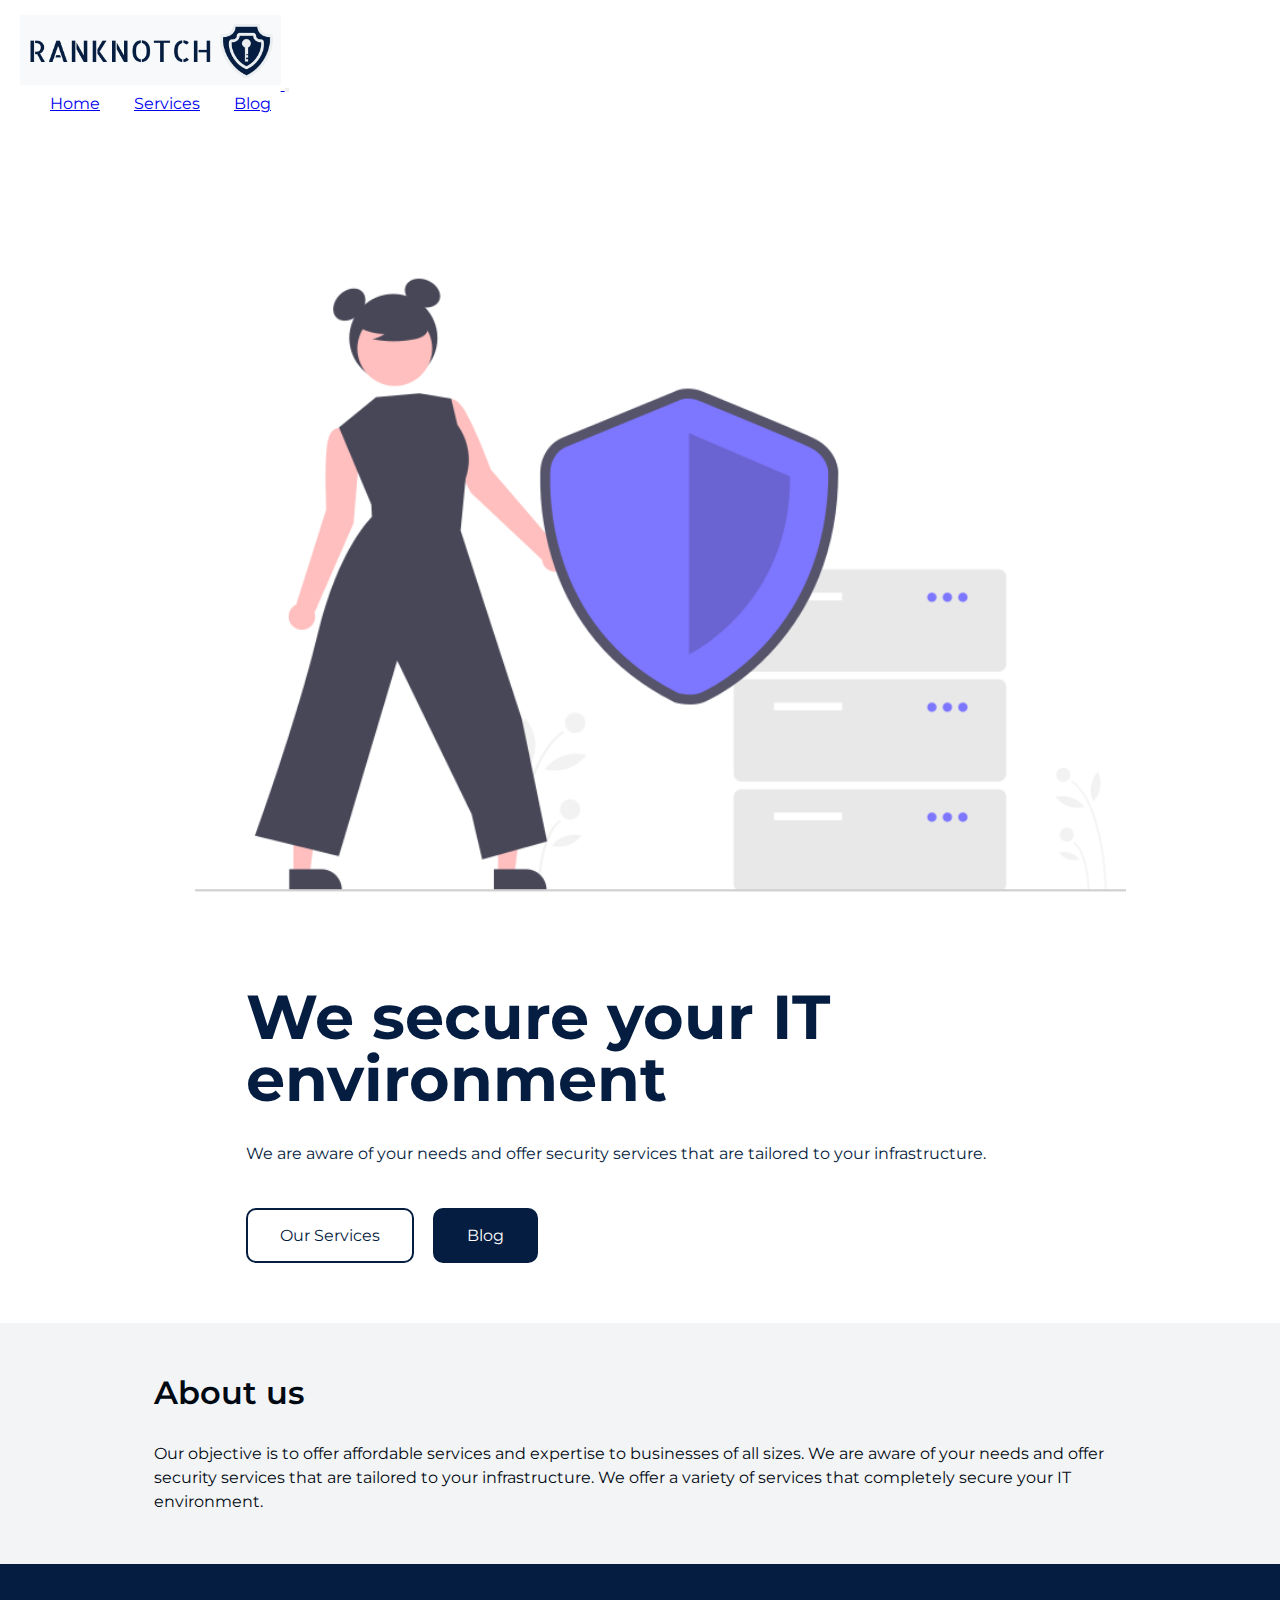
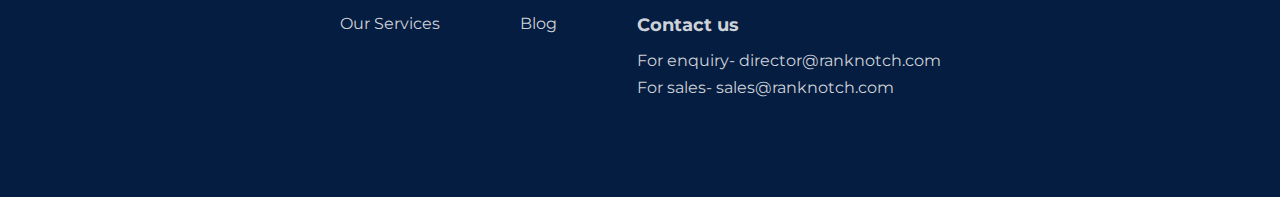
<file: index.html>
<!DOCTYPE html>
<html lang="en">
  <head>
    <meta charset="UTF-8" />
    <meta http-equiv="X-UA-Compatible" content="IE=edge" />
    <meta name="viewport" content="width=device-width, initial-scale=1.0" />
    <title>Ranknotch</title>

    <!-- BOOTSTRAP CSS -->
    <link
      href="https://cdn.jsdelivr.net/npm/bootstrap@5.2.3/dist/css/bootstrap.min.css"
      rel="stylesheet"
      integrity="sha384-rbsA2VBKQhggwzxH7pPCaAqO46MgnOM80zW1RWuH61DGLwZJEdK2Kadq2F9CUG65"
      crossorigin="anonymous"
    />

    <!-- CSS -->
    <link rel="stylesheet" href="styles.css" />

    <!-- GOOGLE FONTS -->
    <link
      href="https://fonts.googleapis.com/css2?family=Lato&family=Montserrat:wght@400;500;600;700&family=Open+Sans&family=Roboto&family=Rubik:wght@400;500;600;700&family=Work+Sans&display=swap"
      rel="stylesheet"
    />
  </head>
  <body>
    <!-- NAVBAR -->
    <nav class="navbar navbar-expand-md navbar-light bg-light sticky-top">
      <div class="container-fluid">
        <a class="navbar-brand" href="#">
          <img class="logo" src="img/logo-light.png" alt="" />
        </a>
        <button
          class="navbar-toggler"
          type="button"
          data-bs-toggle="collapse"
          data-bs-target="#ranknotch-navbar"
          aria-controls="ranknotch-navbar"
          aria-expanded="false"
          aria-label="Toggle navigation"
        >
          <span class="navbar-toggler-icon"></span>
        </button>
        <div class="collapse navbar-collapse" id="ranknotch-navbar">
          <div class="navbar-nav ms-auto">
            <a class="nav-link active" aria-current="page" href="#">Home</a>
            <a class="nav-link" href="services.html">Services</a>
            <a class="nav-link" href="blog.html">Blog</a>
          </div>
        </div>
      </div>
    </nav>

    <!-- HERO SECTION -->
    <div class="hero row">
      <div class="col-md-6">
        <img class="hero-img" src="img/hero-img.png" alt="" />
      </div>
      <div class="hero-text col-md-6">
        <h1 class="tag-line">We secure your IT environment</h1>
        <p class="hero-desc">
          We are aware of your needs and offer security services that are
          tailored to your infrastructure.
        </p>
        <a class="cta-button services-btn" href="services.html">Our Services</a>
        <a class="cta-button contact-btn" href="blog.html">Blog</a>
      </div>
    </div>

    <!-- ABOUT US -->
    <div class="about">
      <div>
        <h2 class="about-heading">About us</h2>
        <p class="about-desc">
          Our objective is to offer affordable services and expertise to
          businesses of all sizes. We are aware of your needs and offer security
          services that are tailored to your infrastructure. We offer a variety
          of services that completely secure your IT environment.
        </p>
      </div>
    </div>

    <!-- FOOTER SECTION -->
    <footer>
      <a class="footer-link" href="services.html">Our Services</a>
      <a class="footer-link" href="blog.html">Blog</a>
      <div>
        <p class="contact" href="">Contact us</p>
        <div class="contact-details">
          <a class="footer-link" href="mailto:director@ranknotch.com"
            >For enquiry- director@ranknotch.com</a
          ><a class="footer-link" href="mailto:sales@ranknotch.com"
            >For sales- sales@ranknotch.com</a
          >
        </div>
      </div>
    </footer>

    <!-- BOOTSTRAP JS -->
    <script
      src="https://cdn.jsdelivr.net/npm/bootstrap@5.2.3/dist/js/bootstrap.bundle.min.js"
      integrity="sha384-kenU1KFdBIe4zVF0s0G1M5b4hcpxyD9F7jL+jjXkk+Q2h455rYXK/7HAuoJl+0I4"
      crossorigin="anonymous"
    ></script>

    <!-- JQUERY -->
    <script src="https://ajax.googleapis.com/ajax/libs/jquery/3.6.1/jquery.min.js"></script>

    <!-- JS -->
    <script src="index.js"></script>
  </body>
</html>
</file>
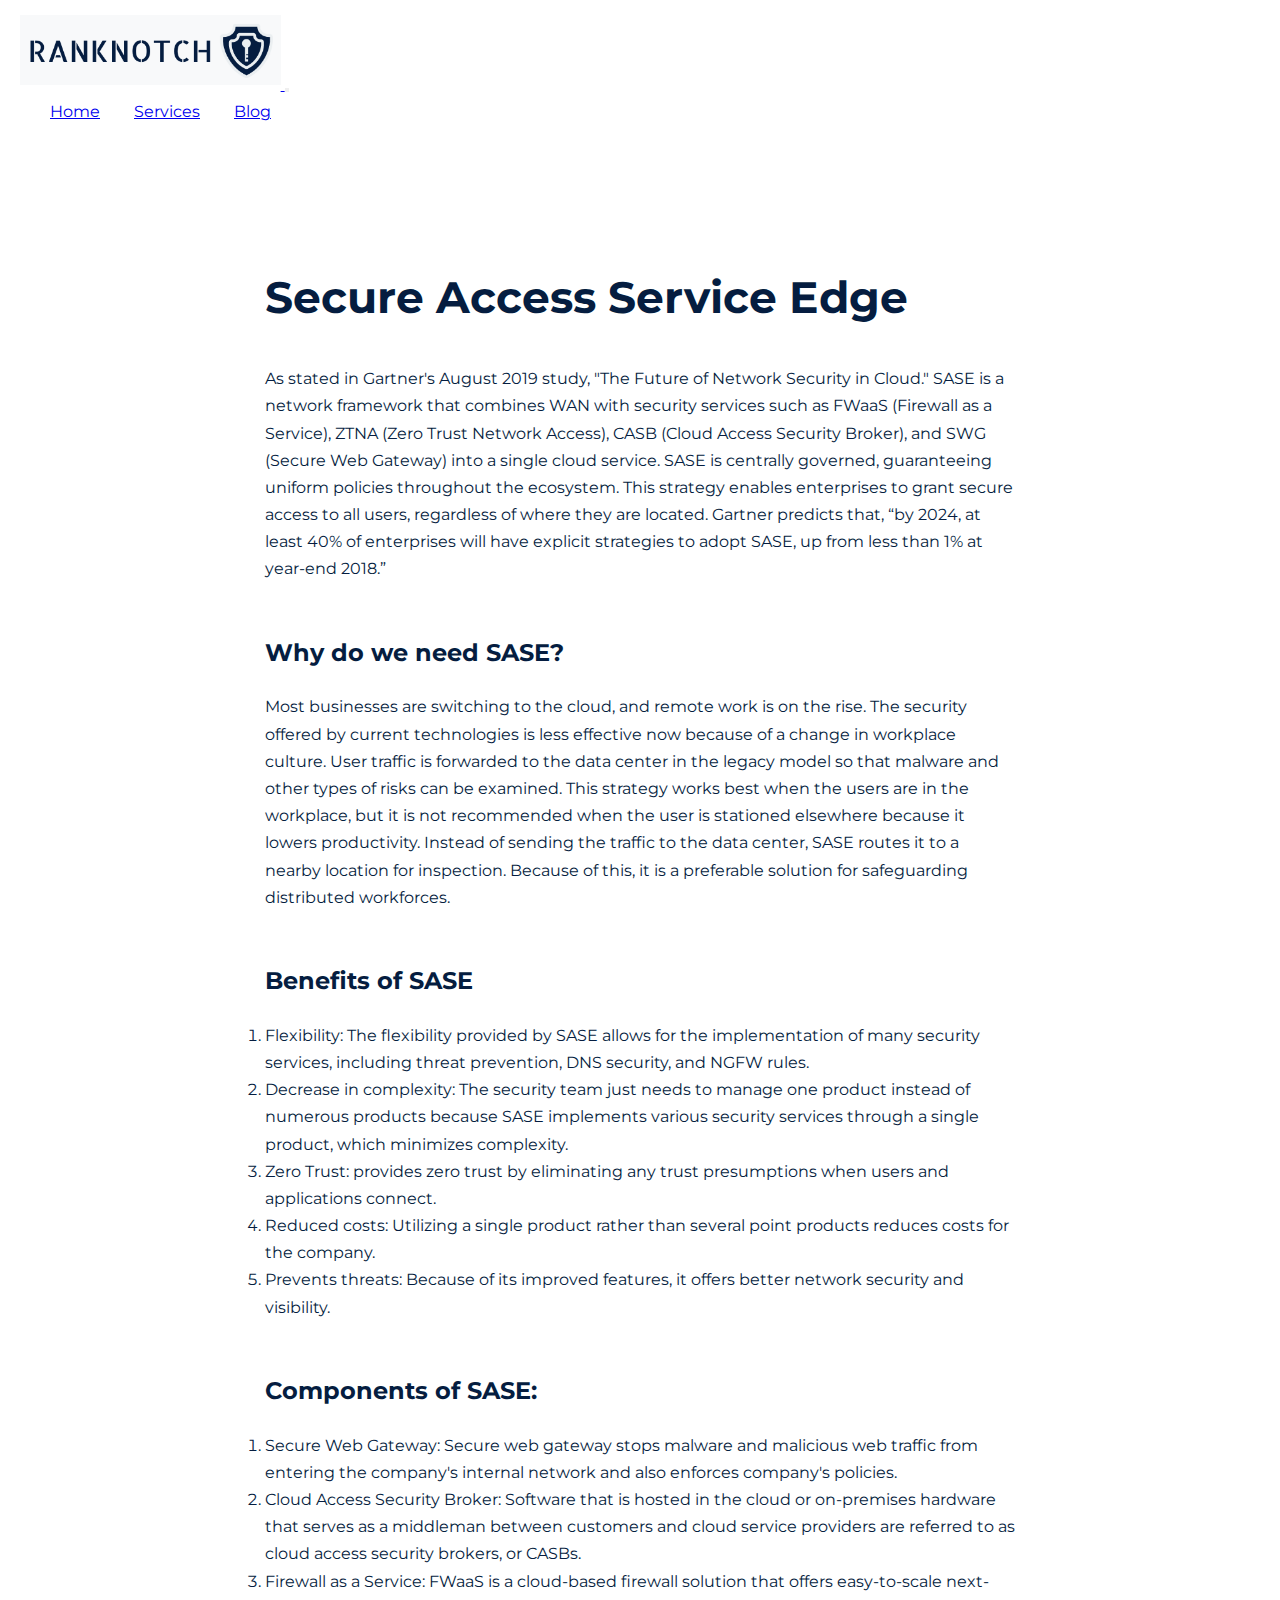
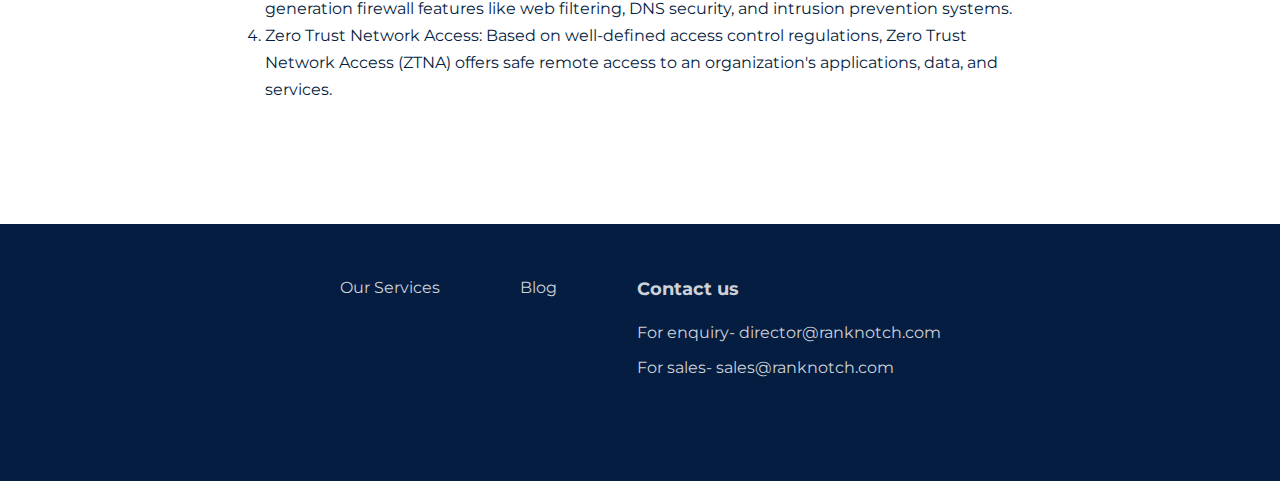
<file: blog-casb.html>
<!DOCTYPE html>
<html lang="en">
  <head>
    <meta charset="UTF-8" />
    <meta http-equiv="X-UA-Compatible" content="IE=edge" />
    <meta name="viewport" content="width=device-width, initial-scale=1.0" />
    <title>SASE</title>
    <!-- BOOTSTRAP CSS -->
    <link
      href="https://cdn.jsdelivr.net/npm/bootstrap@5.2.3/dist/css/bootstrap.min.css"
      rel="stylesheet"
      integrity="sha384-rbsA2VBKQhggwzxH7pPCaAqO46MgnOM80zW1RWuH61DGLwZJEdK2Kadq2F9CUG65"
      crossorigin="anonymous"
    />

    <!-- GOOGLE FONTS -->
    <link
      href="https://fonts.googleapis.com/css2?family=Lato&family=Montserrat:wght@400;500;600;700&family=Open+Sans&family=Roboto&family=Rubik:wght@400;500;600;700&family=Work+Sans&display=swap"
      rel="stylesheet"
    />

    <style>
      /* GENERAL STYLES */

      * {
        margin: 0;
        padding: 0;
        box-sizing: border-box;
      }

      body {
        font-family: "Montserrat", sans-serif;
        color: #051d40;
        line-height: 1.7;
      }

      /* NAVBAR */

      .navbar {
        /* background-color: #051d40 !important; */
        padding: 15px 20px;
      }

      .logo {
        height: 70px;
        margin-bottom: 5px;
      }

      .nav-link {
        margin-left: 30px;
      }

      .nav-link:hover {
        transform: scale(1.1);
      }

      /* CONTENT */

      
      .article{
        margin: 120px 30px;
      }

      .content{
        max-width: 750px;
        margin: 0 auto;
      }

      h1{
        font-weight: 700;
        margin-bottom: 30px;
        font-size: 44px;
      }

      h2{
        margin-top: 50px;
      }
      
      p,ul,ol{
        margin-top: 20px;
      }

      /* FOOTER SECTION */

      footer {
        padding: 50px 150px 100px 150px;
        background-color: #051d40;

        display: flex;
        align-items: flex-start;
        justify-content: center;
        gap: 80px;
      }

      .contact {
        margin-top: 0;
        font-weight: 700;
        font-size: 18px;
      }

      .contact,
      .footer-link:link,
      .footer-link:visited {
        text-decoration: none;
        color: #cdd2d9;
      }

      .footer-link:hover,
      .footer-link:active {
        color: #fff;
      }

      .contact-details {
        display: flex;
        flex-direction: column;
        gap: 8px;

        margin-top: 15px;
      }

      .contact-details a {
        color: #fff;
        text-decoration: none;
      }

      @media only screen and (max-width: 600px) {
        .service-img {
          width: 60%;
        }

        .logo {
          height: 50px;
        }

        footer {
          padding: 50px 30px;

          display: flex;
          flex-direction: column;
          align-items: flex-start;
          justify-content: center;
          gap: 50px;
        }
      }
    </style>
  </head>
  <body>
    <!-- NAVBAR -->
    <nav class="navbar navbar-expand-md navbar-light bg-light sticky-top">
      <div class="container-fluid">
        <a class="navbar-brand" href="index.html">
          <img class="logo" src="img/logo-light.png" alt="" />
        </a>
        <button
          class="navbar-toggler"
          type="button"
          data-bs-toggle="collapse"
          data-bs-target="#ranknotch-navbar"
          aria-controls="ranknotch-navbar"
          aria-expanded="false"
          aria-label="Toggle navigation"
        >
          <span class="navbar-toggler-icon"></span>
        </button>
        <div class="collapse navbar-collapse" id="ranknotch-navbar">
          <div class="navbar-nav ms-auto">
            <a class="nav-link"  href="index.html">Home</a>
            <a class="nav-link" href="services.html">Services</a>
            <a class="nav-link active" aria-current="page"" href="blog.html">Blog</a>
          </div>
        </div>
      </div>
    </nav>
    <div class="article">
      <div class="content">
      <h1>Secure Access Service Edge</h1>
      <p>As stated in Gartner's August 2019 study, "The Future of Network Security in Cloud." SASE is a network framework that combines WAN with security services such as FWaaS (Firewall as a Service), ZTNA (Zero Trust Network Access), CASB (Cloud Access Security Broker), and SWG (Secure Web Gateway) into a single cloud service. SASE is centrally governed, guaranteeing uniform policies throughout the ecosystem. This strategy enables enterprises to grant secure access to all users, regardless of where they are located. Gartner predicts that, “by 2024, at least 40% of enterprises will have explicit strategies to adopt SASE, up from less than 1% at year-end 2018.”</p>
      <h2>Why do we need SASE?</h2>
          <p>Most businesses are switching to the cloud, and remote work is on the rise. The security offered by current technologies is less effective now because of a change in workplace culture. User traffic is forwarded to the data center in the legacy model so that malware and other types of risks can be examined. This strategy works best when the users are in the workplace, but it is not recommended when the user is stationed elsewhere because it lowers productivity. Instead of sending the traffic to the data center, SASE routes it to a nearby location for inspection. Because of this, it is a preferable solution for safeguarding distributed workforces.</p>
            
            
            
            <h2>Benefits of SASE</h2>
              <ol>
                <li>Flexibility: The flexibility provided by SASE allows for the implementation of many security services, including threat prevention, DNS security, and NGFW rules.</li>
                <li>Decrease in complexity: The security team just needs to manage one product instead of numerous products because SASE implements various security services through a single product, which minimizes complexity.</li>
                <li>Zero Trust: provides zero trust by eliminating any trust presumptions when users and applications connect.</li>
                <li>Reduced costs: Utilizing a single product rather than several point products reduces costs for the company.</li>
                <li>Prevents threats: Because of its improved features, it offers better network security and visibility.</li>
              </ol>
              
         <h2>Components of SASE:</h2>   
         <ol>
          <li>Secure Web Gateway: Secure web gateway stops malware and malicious web traffic from entering the company's internal network and also enforces company's policies.</li>
            <li>Cloud Access Security Broker: Software that is hosted in the cloud or on-premises hardware that serves as a middleman between customers and cloud service providers are referred to as cloud access security brokers, or CASBs.</li>
              <li>Firewall as a Service: FWaaS is a cloud-based firewall solution that offers easy-to-scale next-generation firewall features like web filtering, DNS security, and intrusion prevention systems.</li>
         <li>Zero Trust Network Access: Based on well-defined access control regulations, Zero Trust Network Access (ZTNA) offers safe remote access to an organization's applications, data, and services.</li>
            </ol>
       
        </div>
      </div>

    <!-- FOOTER SECTION -->
    <footer>
      <a class="footer-link" href="services.html">Our Services</a>
      <a class="footer-link" href="blog.html">Blog</a>
      <div>
        <p class="contact" href="">Contact us</p>
        <div class="contact-details">
          <a class="footer-link" href="mailto:director@ranknotch.com"
            >For enquiry- director@ranknotch.com</a
          ><a class="footer-link" href="mailto:sales@ranknotch.com"
            >For sales- sales@ranknotch.com</a
          >
        </div>
      </div>
    </footer>

    <!-- BOOTSTRAP JS -->
    <script
      src="https://cdn.jsdelivr.net/npm/bootstrap@5.2.3/dist/js/bootstrap.bundle.min.js"
      integrity="sha384-kenU1KFdBIe4zVF0s0G1M5b4hcpxyD9F7jL+jjXkk+Q2h455rYXK/7HAuoJl+0I4"
      crossorigin="anonymous"
    ></script>

    <!-- JQUERY -->
    <script src="https://ajax.googleapis.com/ajax/libs/jquery/3.6.1/jquery.min.js"></script>
  </body>
</html>
</file>
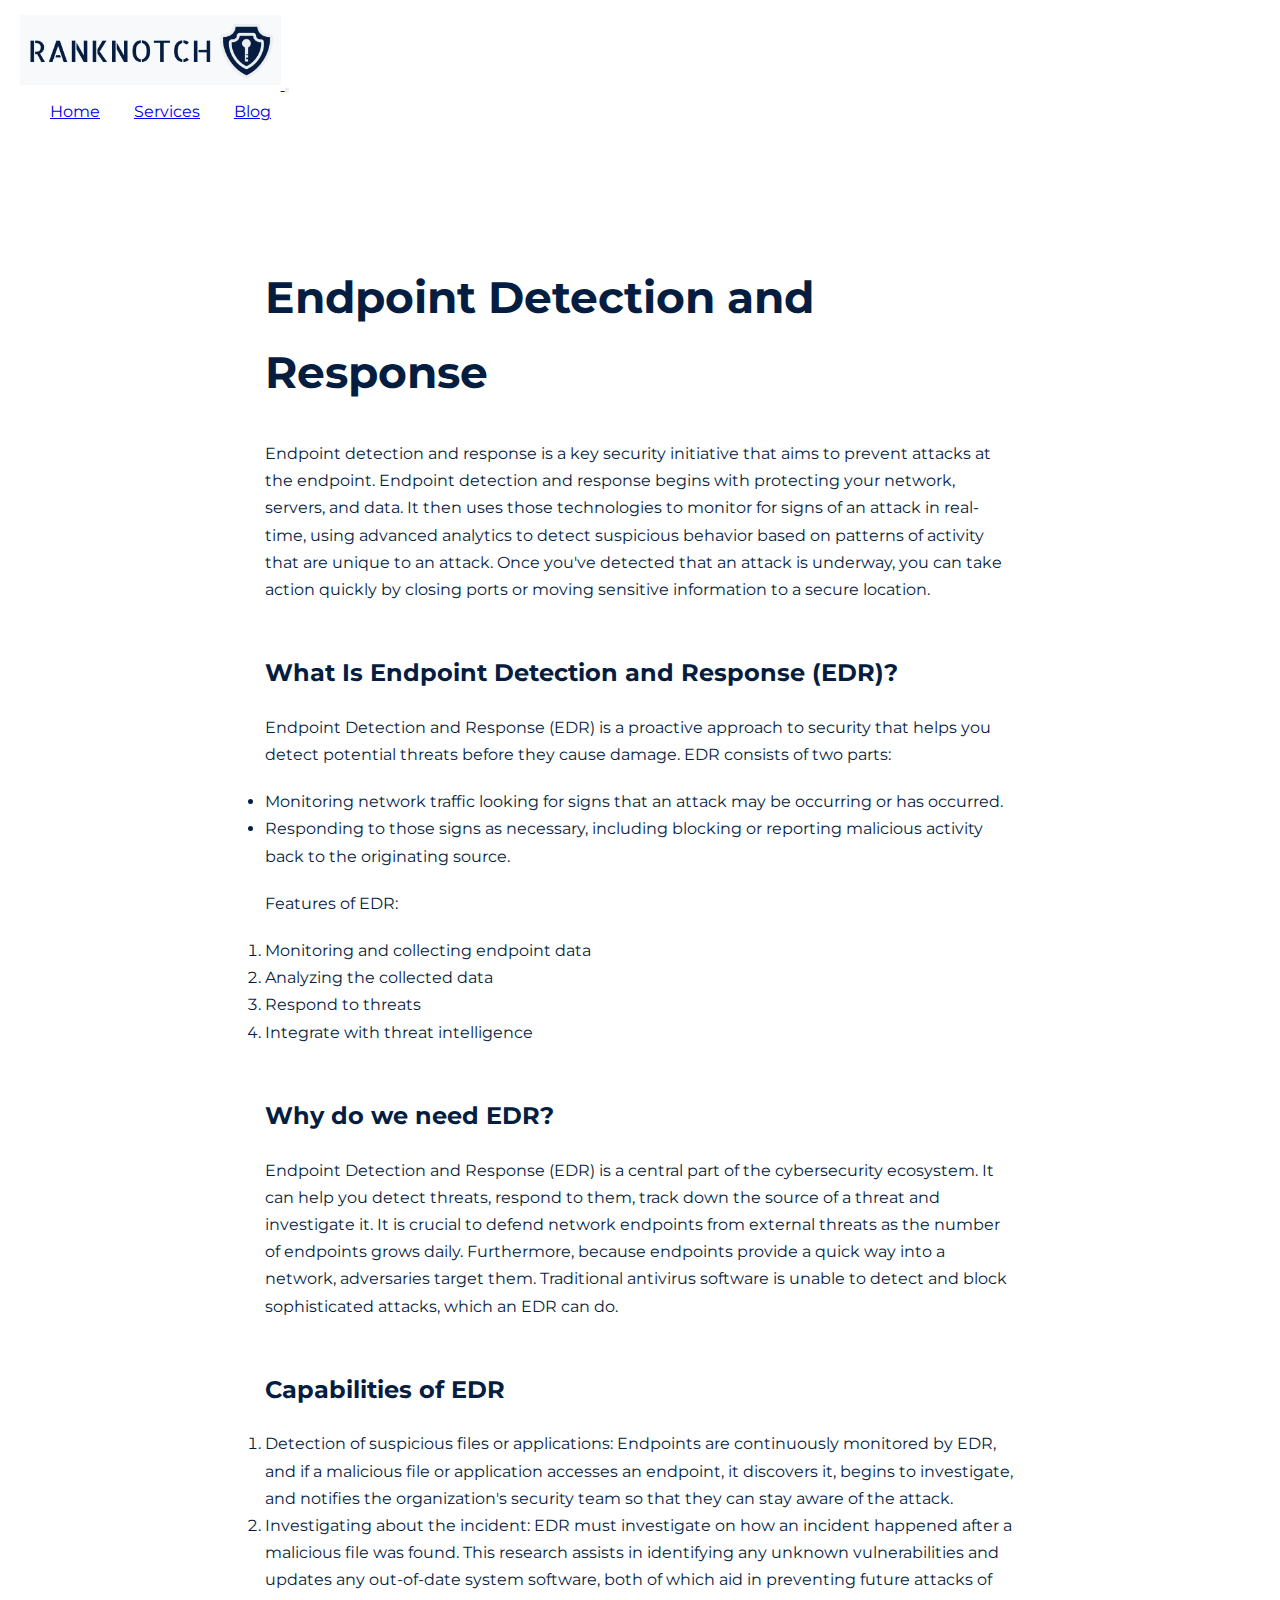
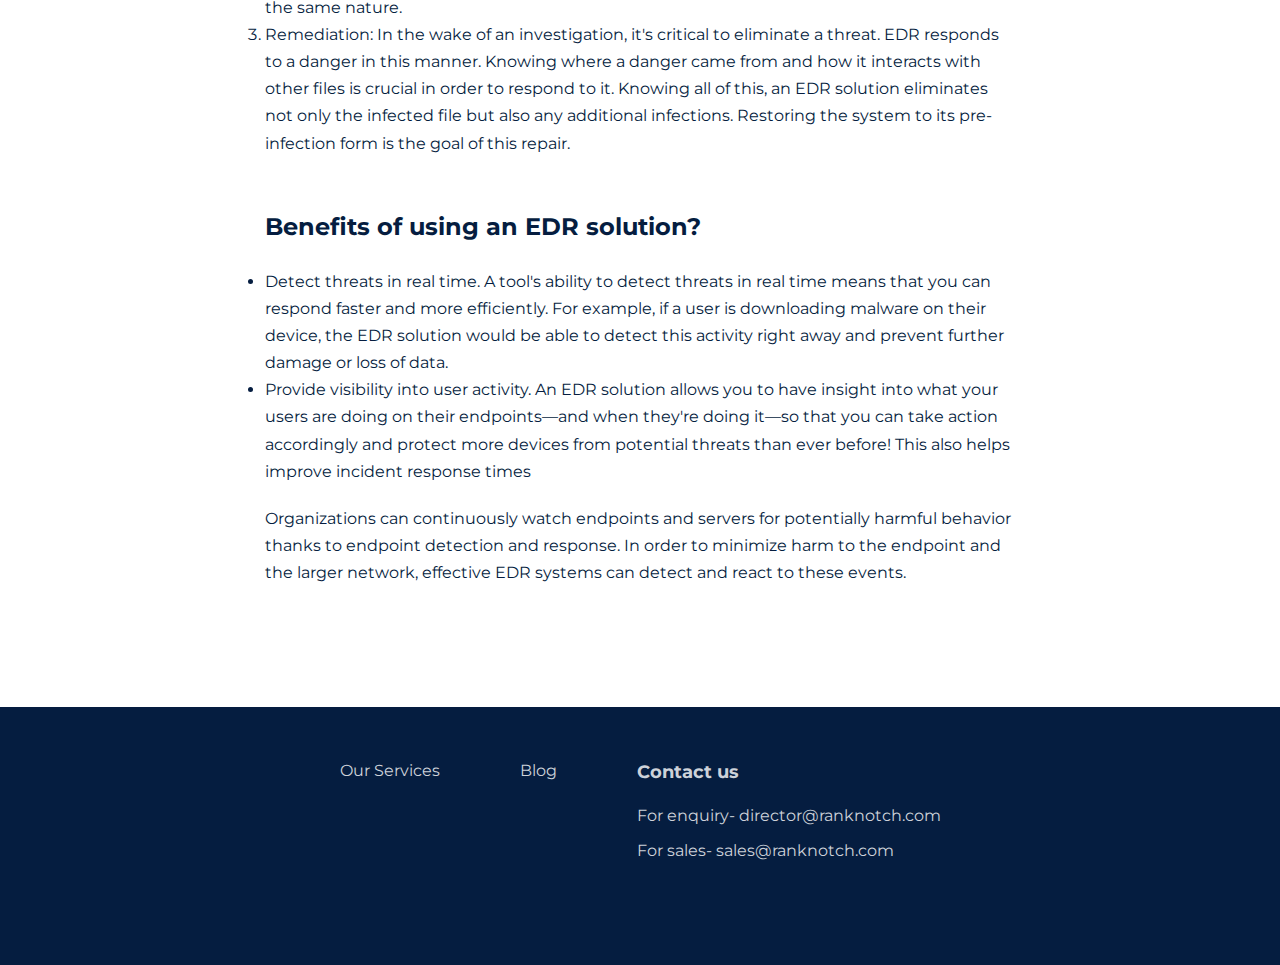
<file: blog-edr.html>
<!DOCTYPE html>
<html lang="en">
  <head>
    <meta charset="UTF-8" />
    <meta http-equiv="X-UA-Compatible" content="IE=edge" />
    <meta name="viewport" content="width=device-width, initial-scale=1.0" />
    <title>EDR</title>
    <!-- BOOTSTRAP CSS -->
    <link
      href="https://cdn.jsdelivr.net/npm/bootstrap@5.2.3/dist/css/bootstrap.min.css"
      rel="stylesheet"
      integrity="sha384-rbsA2VBKQhggwzxH7pPCaAqO46MgnOM80zW1RWuH61DGLwZJEdK2Kadq2F9CUG65"
      crossorigin="anonymous"
    />

    <!-- GOOGLE FONTS -->
    <link
      href="https://fonts.googleapis.com/css2?family=Lato&family=Montserrat:wght@400;500;600;700&family=Open+Sans&family=Roboto&family=Rubik:wght@400;500;600;700&family=Work+Sans&display=swap"
      rel="stylesheet"
    />

    <style>
     /* GENERAL STYLES */

     * {
        margin: 0;
        padding: 0;
        box-sizing: border-box;
      }

      body {
        font-family: "Montserrat", sans-serif;
        color: #051d40;
        line-height: 1.7;
      }

      /* NAVBAR */

      .navbar {
        /* background-color: #051d40 !important; */
        padding: 15px 20px;
      }

      .logo {
        height: 70px;
        margin-bottom: 5px;
      }

      .nav-link {
        margin-left: 30px;
      }

      .nav-link:hover {
        transform: scale(1.1);
      }

      /* CONTENT */

      
      .article{
        margin: 120px 30px;
      }

      .content{
        max-width: 750px;
        margin: 0 auto;
      }

      h1{
        font-weight: 700;
        margin-bottom: 30px;
        font-size: 44px;
      }

      h2{
        margin-top: 50px;
      }
      
      p,ul,ol{
        margin-top: 20px;
      }

      /* FOOTER SECTION */

      footer {
        padding: 50px 150px 100px 150px;
        background-color: #051d40;

        display: flex;
        align-items: flex-start;
        justify-content: center;
        gap: 80px;
      }

      .contact {
        margin-top: 0;
        font-weight: 700;
        font-size: 18px;
      }

      .contact,
      .footer-link:link,
      .footer-link:visited {
        text-decoration: none;
        color: #cdd2d9;
      }

      .footer-link:hover,
      .footer-link:active {
        color: #fff;
      }

      .contact-details {
        display: flex;
        flex-direction: column;
        gap: 8px;

        margin-top: 15px;
      }

      .contact-details a {
        color: #fff;
        text-decoration: none;
      }

      @media only screen and (max-width: 600px) {
        .service-img {
          width: 60%;
        }

        .logo {
          height: 50px;
        }

        footer {
          padding: 50px 30px;

          display: flex;
          flex-direction: column;
          align-items: flex-start;
          justify-content: center;
          gap: 50px;
        }
      }
    </style>
  </head>
  <body>
    <!-- NAVBAR -->
    <nav class="navbar navbar-expand-md navbar-light bg-light sticky-top">
      <div class="container-fluid">
        <a class="navbar-brand" href="index.html">
          <img class="logo" src="img/logo-light.png" alt="" />
        </a>
        <button
          class="navbar-toggler"
          type="button"
          data-bs-toggle="collapse"
          data-bs-target="#ranknotch-navbar"
          aria-controls="ranknotch-navbar"
          aria-expanded="false"
          aria-label="Toggle navigation"
        >
          <span class="navbar-toggler-icon"></span>
        </button>
        <div class="collapse navbar-collapse" id="ranknotch-navbar">
          <div class="navbar-nav ms-auto">
            <a class="nav-link"  href="index.html">Home</a>
            <a class="nav-link" href="services.html">Services</a>
            <a class="nav-link active" aria-current="page"" href="blog.html">Blog</a>
          </div>
        </div>
      </div>
    </nav>
    <div class="article">
      <div class="content">
      <h1>Endpoint Detection and Response</h1>
      <p> Endpoint detection and response is a key
        security initiative that aims to prevent attacks at the endpoint. Endpoint
        detection and response begins with protecting your network, servers, and
        data. It then uses those technologies to monitor for signs of an attack in
        real-time, using advanced analytics to detect suspicious behavior based on
        patterns of activity that are unique to an attack. Once you've detected
        that an attack is underway, you can take action quickly by closing ports
        or moving sensitive information to a secure location.</p>
      <h2>What Is Endpoint
          Detection and Response (EDR)?</h2>
          <p>Endpoint Detection and Response (EDR) is a
            proactive approach to security that helps you detect potential threats
            before they cause damage. EDR consists of two parts:</p>
            <ul>
              <li>Monitoring network
                traffic looking for signs that an attack may be occurring or has occurred.</li>
                <li>Responding to those signs as necessary, including blocking or reporting
                  malicious activity back to the originating source.</li>
            </ul>
            <p>Features of EDR:</p>
            <ol>
              <li>Monitoring and collecting endpoint data</li>
              <li>Analyzing the collected data</li>
              <li>Respond to threats</li>
              <li>Integrate with threat intelligence</li>
            </ol>
            <h2>Why do we need
              EDR?</h2>
              <p>Endpoint Detection and Response (EDR) is a central part of the
                cybersecurity ecosystem. It can help you detect threats, respond to them,
                track down the source of a threat and investigate it. It is crucial to
                defend network endpoints from external threats as the number of endpoints
                grows daily. Furthermore, because endpoints provide a quick way into a
                network, adversaries target them. Traditional antivirus software is unable
                to detect and block sophisticated attacks, which an EDR can do.</p>
         <h2>Capabilities of EDR</h2>   
         <ol>
          <li>Detection of suspicious files or applications:
            Endpoints are continuously monitored by EDR, and if a malicious file or
            application accesses an endpoint, it discovers it, begins to investigate,
            and notifies the organization's security team so that they can stay aware
            of the attack.</li>
            <li>Investigating about the incident: EDR must investigate
              on how an incident happened after a malicious file was found. This
              research assists in identifying any unknown vulnerabilities and updates
              any out-of-date system software, both of which aid in preventing future
              attacks of the same nature.</li>
              <li>Remediation: In the wake of an
                investigation, it's critical to eliminate a threat. EDR responds to a
                danger in this manner. Knowing where a danger came from and how it
                interacts with other files is crucial in order to respond to it. Knowing
                all of this, an EDR solution eliminates not only the infected file but
                also any additional infections. Restoring the system to its pre-infection
                form is the goal of this repair.</li>
         </ol>
       <h2>Benefits of using an EDR solution?</h2>
         <ul>
          <li>Detect threats in real time. A tool's ability to detect threats in real
            time means that you can respond faster and more efficiently. For example,
            if a user is downloading malware on their device, the EDR solution would
            be able to detect this activity right away and prevent further damage or
            loss of data.</li>
            <li>Provide visibility into user activity. An EDR solution
              allows you to have insight into what your users are doing on their
              endpoints—and when they're doing it—so that you can take action
              accordingly and protect more devices from potential threats than ever
              before! This also helps improve incident response times</li>
         </ul>
         <p>Organizations can
          continuously watch endpoints and servers for potentially harmful behavior
          thanks to endpoint detection and response. In order to minimize harm to
          the endpoint and the larger network, effective EDR systems can detect and
          react to these events.</p>
        </div>
      </div>

   <!-- FOOTER SECTION -->

   <footer>
    <a class="footer-link" href="services.html">Our Services</a>
    <a class="footer-link" href="blog.html">Blog</a>
    <div>
      <p class="contact" href="">Contact us</p>
      <div class="contact-details">
        <a class="footer-link" href="mailto:director@ranknotch.com"
          >For enquiry- director@ranknotch.com</a
        ><a class="footer-link" href="mailto:sales@ranknotch.com"
          >For sales- sales@ranknotch.com</a
        >
      </div>
    </div>
  </footer>

    <!-- BOOTSTRAP JS -->
    <script
      src="https://cdn.jsdelivr.net/npm/bootstrap@5.2.3/dist/js/bootstrap.bundle.min.js"
      integrity="sha384-kenU1KFdBIe4zVF0s0G1M5b4hcpxyD9F7jL+jjXkk+Q2h455rYXK/7HAuoJl+0I4"
      crossorigin="anonymous"
    ></script>

    <!-- JQUERY -->
    <script src="https://ajax.googleapis.com/ajax/libs/jquery/3.6.1/jquery.min.js"></script>
  </body>
</html>
</file>
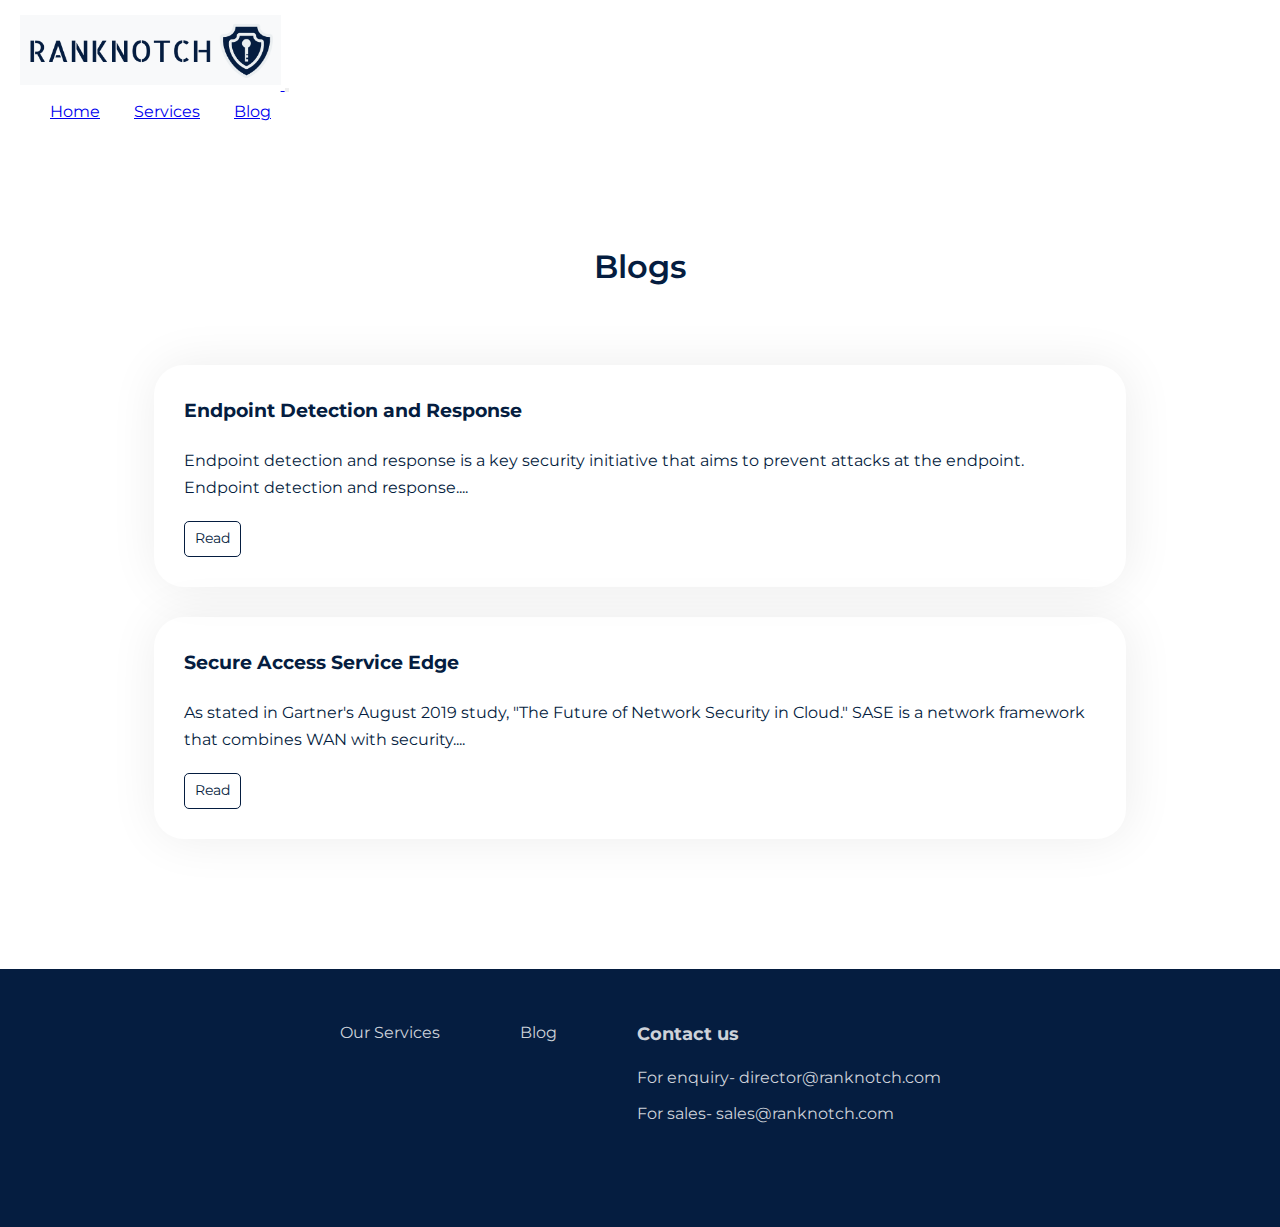
<file: blog.html>
<!DOCTYPE html>
<html lang="en">
  <head>
    <meta charset="UTF-8" />
    <meta http-equiv="X-UA-Compatible" content="IE=edge" />
    <meta name="viewport" content="width=device-width, initial-scale=1.0" />
    <title>Our Services</title>

    <!-- bootstrap css -->

    <link
      href="https://cdn.jsdelivr.net/npm/bootstrap@5.2.3/dist/css/bootstrap.min.css"
      rel="stylesheet"
      integrity="sha384-rbsA2VBKQhggwzxH7pPCaAqO46MgnOM80zW1RWuH61DGLwZJEdK2Kadq2F9CUG65"
      crossorigin="anonymous"
    />

    <!-- google fonts -->

    <link
      href="https://fonts.googleapis.com/css2?family=Lato&family=Montserrat:wght@400;500;600;700&family=Open+Sans&family=Roboto&family=Rubik:wght@400;500;600;700&family=Work+Sans&display=swap"
      rel="stylesheet"
    />

    <style>
      /* GENERAL STYLES */

      * {
        margin: 0;
        padding: 0;
        box-sizing: border-box;
      }

      body {
        font-family: "Montserrat", sans-serif;
        color: #051d40;
        line-height: 1.7;
      }

      /* NAVBAR */

      .navbar {
        /* background-color: #051d40 !important; */
        padding: 15px 20px;
      }

      .logo {
        height: 70px;
        margin-bottom: 5px;
      }

      .nav-link {
        margin-left: 30px;
      }

      .nav-link:hover {
        transform: scale(1.1);
      }

      /* BLOGS */

      .our-blogs {
        padding: 100px 12%;
      }

      .blogs-heading {
        font-size: 32px;
        font-weight: 600;
        text-align: center;
      }

      .blogs {
        max-width: 1200px;

        margin: 70px auto 30px auto;

        /* display: grid;
        grid-template-columns: repeat(3, 1fr);
        column-gap: 30px; */
      }

      .blog {
        box-shadow: 2px 0 50px #01091313;
        border-radius: 30px;
        padding: 30px;
        margin-bottom: 30px;
      }

      /* .blog:last-child {
        margin-bottom: 0;
      } */

      .blog:hover {
        transform: scale(1.1);
      }

      .blog-name {
        font-size: 28px;
        font-weight: 700;
      }

      .blog-desc {
        margin-top: 20px;
        line-height: 1.7;
      }

      .read {
        padding: 5px 10px;
        border: solid 1px #051d40;
        text-decoration: none;
        color: #051d40;
        border-radius: 5px;
        display: inline-block;
        margin-top: 20px;
        font-size: 14px;
      }

      .read:hover {
        background-color: #051d40;
        color: #fff;
      }

      /* FOOTER SECTION */

      footer {
        padding: 50px 150px 100px 150px;
        background-color: #051d40;

        display: flex;
        align-items: flex-start;
        justify-content: center;
        gap: 80px;
      }

      .contact {
        font-weight: 700;
        font-size: 18px;
      }

      .contact,
      .footer-link:link,
      .footer-link:visited {
        text-decoration: none;
        color: #cdd2d9;
      }

      .footer-link:hover,
      .footer-link:active {
        color: #fff;
      }

      .contact-details {
        display: flex;
        flex-direction: column;
        gap: 8px;

        margin-top: 15px;
      }

      .contact-details a {
        color: #fff;
        text-decoration: none;
      }

      @media only screen and (max-width: 600px) {
        .service-img {
          width: 60%;
        }

        .logo {
          height: 50px;
        }

        footer {
          padding: 50px 30px;

          display: flex;
          flex-direction: column;
          align-items: flex-start;
          justify-content: center;
          gap: 50px;
        }
      }
    </style>
  </head>
  <body>
    <!-- NAVBAR -->

    <nav class="navbar navbar-expand-md navbar-light bg-light sticky-top">
      <div class="container-fluid">
        <a class="navbar-brand" href="index.html">
          <img class="logo" src="img/logo-light.png" alt="" />
        </a>
        <button
          class="navbar-toggler"
          type="button"
          data-bs-toggle="collapse"
          data-bs-target="#ranknotch-navbar"
          aria-controls="ranknotch-navbar"
          aria-expanded="false"
          aria-label="Toggle navigation"
        >
          <span class="navbar-toggler-icon"></span>
        </button>
        <div class="collapse navbar-collapse" id="ranknotch-navbar">
          <div class="navbar-nav ms-auto">
            <a class="nav-link" href="index.html">Home</a>
            <a class="nav-link" href="services.html">Services</a>
            <a class="nav-link active" aria-current="page" href="#">Blog</a>
          </div>
        </div>
      </div>
    </nav>

    <!-- BLOGS -->

    <div class="our-blogs">
      <h2 class="blogs-heading">Blogs</h2>
      <div class="blogs row">
        <div class="col-md-6">
          <div class="blog">
            <h3 class="blog-heading">Endpoint Detection and Response</h3>
            <p class="blog-desc">
              Endpoint detection and response is a key security initiative that
              aims to prevent attacks at the endpoint. Endpoint detection and
              response....
            </p>
            <a class="read" href="blog-edr.html">Read</a>
          </div>
        </div>
        <div class="col-md-6">
          <div class="blog">
            <h3 class="blog-heading">Secure Access Service Edge</h3>
            <p class="blog-desc">
              As stated in Gartner's August 2019 study, "The Future of Network
              Security in Cloud." SASE is a network framework that combines WAN
              with security....
            </p>
            <a class="read" href="blog-casb.html">Read</a>
          </div>
        </div>
      </div>
    </div>

    <!-- FOOTER SECTION -->

    <footer>
      <a class="footer-link" href="services.html">Our Services</a>
      <a class="footer-link" href="blog.html">Blog</a>
      <div>
        <p class="contact" href="">Contact us</p>
        <div class="contact-details">
          <a class="footer-link" href="mailto:director@ranknotch.com"
            >For enquiry- director@ranknotch.com</a
          ><a class="footer-link" href="mailto:sales@ranknotch.com"
            >For sales- sales@ranknotch.com</a
          >
        </div>
      </div>
    </footer>

    <!-- BOOTSTRAP JS -->

    <script
      src="https://cdn.jsdelivr.net/npm/bootstrap@5.2.3/dist/js/bootstrap.bundle.min.js"
      integrity="sha384-kenU1KFdBIe4zVF0s0G1M5b4hcpxyD9F7jL+jjXkk+Q2h455rYXK/7HAuoJl+0I4"
      crossorigin="anonymous"
    ></script>
  </body>
</html>
</file>
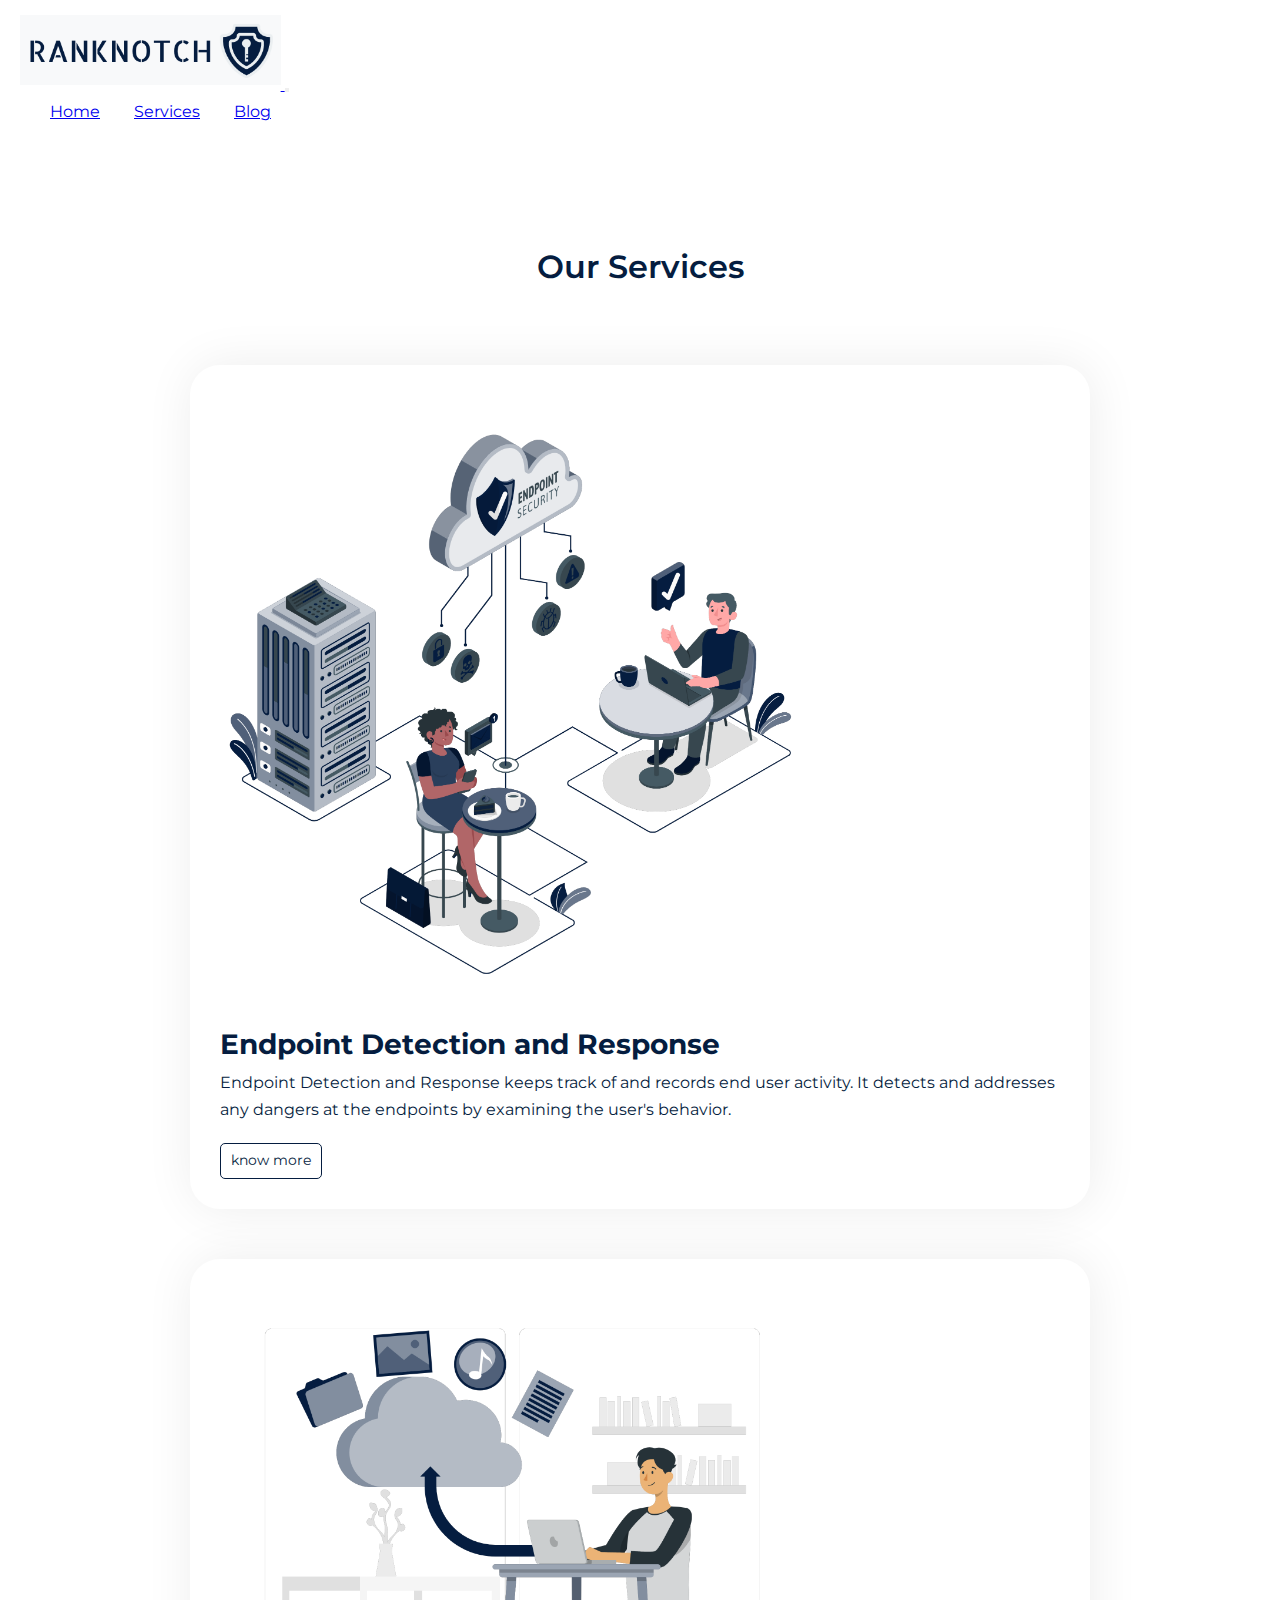
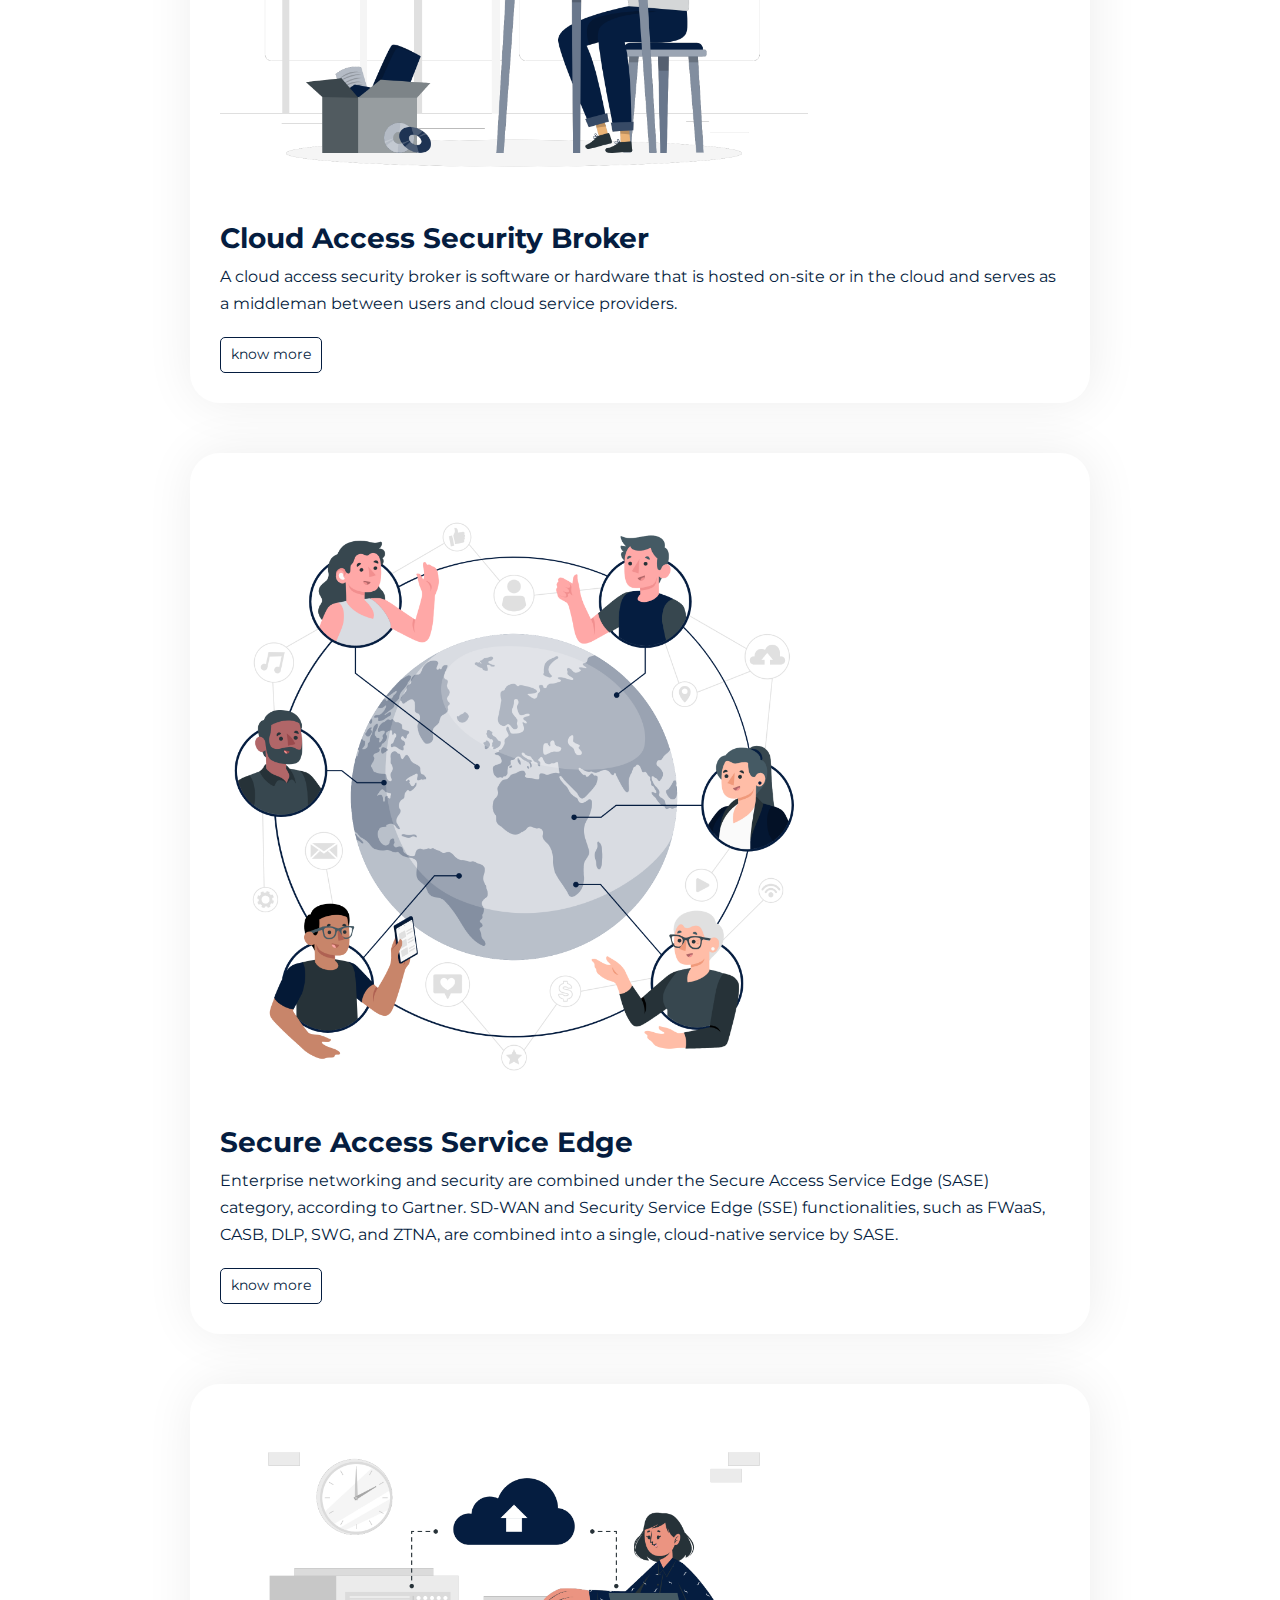
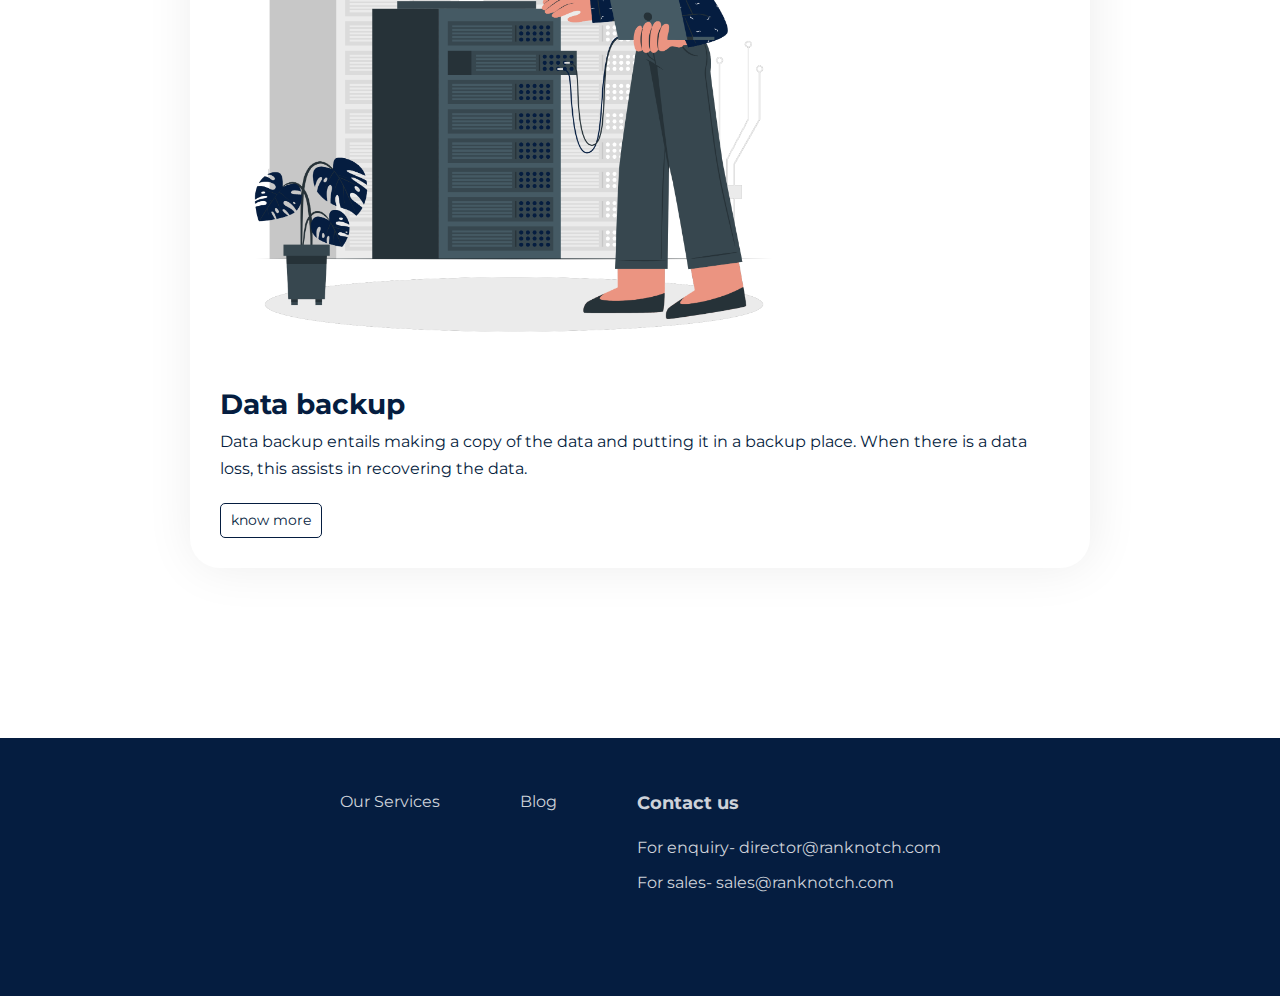
<file: services.html>
<!DOCTYPE html>
<html lang="en">
  <head>
    <meta charset="UTF-8" />
    <meta http-equiv="X-UA-Compatible" content="IE=edge" />
    <meta name="viewport" content="width=device-width, initial-scale=1.0" />
    <title>Our Services</title>

    <!-- bootstrap css -->

    <link
      href="https://cdn.jsdelivr.net/npm/bootstrap@5.2.3/dist/css/bootstrap.min.css"
      rel="stylesheet"
      integrity="sha384-rbsA2VBKQhggwzxH7pPCaAqO46MgnOM80zW1RWuH61DGLwZJEdK2Kadq2F9CUG65"
      crossorigin="anonymous"
    />

    <!-- google fonts -->

    <link
      href="https://fonts.googleapis.com/css2?family=Lato&family=Montserrat:wght@400;500;600;700&family=Open+Sans&family=Roboto&family=Rubik:wght@400;500;600;700&family=Work+Sans&display=swap"
      rel="stylesheet"
    />

    <style>
      /* GENERAL STYLES */

      * {
        margin: 0;
        padding: 0;
        box-sizing: border-box;
      }

      body {
        font-family: "Montserrat", sans-serif;
        color: #051d40;
        line-height: 1.7;
      }

      /* NAVBAR */

      .navbar {
        /* background-color: #051d40 !important; */
        padding: 15px 20px;
      }

      .logo {
        height: 70px;
        margin-bottom: 5px;
      }

      .nav-link {
        margin-left: 30px;
      }

      .nav-link:hover {
        transform: scale(1.1);
      }

      /* SERVICES */

      .our-services {
        padding: 100px 12%;
      }

      .services-heading {
        font-size: 32px;
        font-weight: 600;
        text-align: center;
      }

      .services {
        max-width: 900px;

        margin: 70px auto;

        display: flex;
        flex-direction: column;
        gap: 50px;
      }

      .service {
        box-shadow: 2px 0 50px #01091313;
        border-radius: 30px;
        padding: 30px;

        /* display: grid;
        grid-template-columns: 1fr 1fr; */
      }

      .service:hover {
        transform: scale(1.1);
      }

      .service-name {
        font-size: 28px;
        font-weight: 700;
      }

      .service-desc {
        margin-top: 20px;
        line-height: 1.7;
      }

      .service-img {
        width: 70%;
        margin: 20px 0;
      }

      .know-more {
        padding: 5px 10px;
        border: solid 1px #051d40;
        text-decoration: none;
        color: #051d40;
        border-radius: 5px;
        display: inline-block;
        margin-top: 20px;
        font-size: 14px;
      }

      .know-more:hover {
        background-color: #051d40;
        color: #fff;
      }

      /* FOOTER SECTION */

      footer {
        padding: 50px 150px 100px 150px;
        background-color: #051d40;

        display: flex;
        align-items: flex-start;
        justify-content: center;
        gap: 80px;
      }

      .contact {
        font-weight: 700;
        font-size: 18px;
      }

      .contact,
      .footer-link:link,
      .footer-link:visited {
        text-decoration: none;
        color: #cdd2d9;
      }

      .footer-link:hover,
      .footer-link:active {
        color: #fff;
      }

      .contact-details {
        display: flex;
        flex-direction: column;
        gap: 8px;

        margin-top: 15px;
      }

      .contact-details a {
        color: #fff;
        text-decoration: none;
      }

      @media only screen and (max-width: 600px) {
        .service-img {
          width: 60%;
        }

        .logo {
          height: 50px;
        }

        footer {
          padding: 50px 30px;

          display: flex;
          flex-direction: column;
          align-items: flex-start;
          justify-content: center;
          gap: 50px;
        }
      }
    </style>
  </head>
  <body>
    <!-- NAVBAR -->

    <nav class="navbar navbar-expand-md navbar-light bg-light sticky-top">
      <div class="container-fluid">
        <a class="navbar-brand" href="index.html">
          <img class="logo" src="img/logo-light.png" alt="" />
        </a>
        <button
          class="navbar-toggler"
          type="button"
          data-bs-toggle="collapse"
          data-bs-target="#ranknotch-navbar"
          aria-controls="ranknotch-navbar"
          aria-expanded="false"
          aria-label="Toggle navigation"
        >
          <span class="navbar-toggler-icon"></span>
        </button>
        <div class="collapse navbar-collapse" id="ranknotch-navbar">
          <div class="navbar-nav ms-auto">
            <a class="nav-link" href="index.html">Home</a>
            <a class="nav-link active" aria-current="page" href="#">Services</a>
            <a class="nav-link" href="blog.html">Blog</a>
          </div>
        </div>
      </div>
    </nav>

    <!-- SERVICES -->

    <div class="our-services">
      <h2 class="services-heading">Our Services</h2>
      <div class="services">
        <div class="service row">
          <div class="col-md-6">
            <img class="service-img" src="img/endpoint.png" alt="" />
          </div>
          <div class="col-md-6">
            <h3 class="service-name">Endpoint Detection and Response</h3>
            <p>
              Endpoint Detection and Response keeps track of and records end
              user activity. It detects and addresses any dangers at the
              endpoints by examining the user's behavior.
            </p>
            <a class="know-more" href="blog-edr.html">know more</a>
          </div>
        </div>
        <div class="service row">
          <div class="col-md-6">
            <img class="service-img" src="img/cloud.png" alt="" />
          </div>
          <div class="col-md-6">
            <h3 class="service-name">Cloud Access Security Broker</h3>
            <p>
              A cloud access security broker is software or hardware that is
              hosted on-site or in the cloud and serves as a middleman between
              users and cloud service providers.
            </p>
            <a class="know-more" href="#">know more</a>
          </div>
        </div>
        <div class="service row">
          <div class="col-md-6">
            <img class="service-img" src="img/network.png" alt="" />
          </div>
          <div class="col-md-6">
            <h3 class="service-name">Secure Access Service Edge</h3>
            <p>
              Enterprise networking and security are combined under the Secure
              Access Service Edge (SASE) category, according to Gartner. SD-WAN
              and Security Service Edge (SSE) functionalities, such as FWaaS,
              CASB, DLP, SWG, and ZTNA, are combined into a single, cloud-native
              service by SASE.
            </p>
            <a class="know-more" href="blog-casb.html">know more</a>
          </div>
        </div>
        <div class="service row">
          <div class="col-md-6">
            <img class="service-img" src="img/backup1.png" alt="" />
          </div>
          <div class="col-md-6">
            <h3 class="service-name">Data backup</h3>
            <p>
              Data backup entails making a copy of the data and putting it in a
              backup place. When there is a data loss, this assists in
              recovering the data.
            </p>
            <a class="know-more" href="#">know more</a>
          </div>
        </div>
      </div>
    </div>

    <!-- FOOTER SECTION -->

    <footer>
      <a class="footer-link" href="services.html">Our Services</a>
      <a class="footer-link" href="blog.html">Blog</a>
      <div>
        <p class="contact" href="">Contact us</p>
        <div class="contact-details">
          <a class="footer-link" href="mailto:director@ranknotch.com"
            >For enquiry- director@ranknotch.com</a
          ><a class="footer-link" href="mailto:sales@ranknotch.com"
            >For sales- sales@ranknotch.com</a
          >
        </div>
      </div>
    </footer>

    <!-- BOOTSTRAP JS -->

    <script
      src="https://cdn.jsdelivr.net/npm/bootstrap@5.2.3/dist/js/bootstrap.bundle.min.js"
      integrity="sha384-kenU1KFdBIe4zVF0s0G1M5b4hcpxyD9F7jL+jjXkk+Q2h455rYXK/7HAuoJl+0I4"
      crossorigin="anonymous"
    ></script>
  </body>
</html>
</file>
<file: styles.css>
/* GENERAL STYLES */
* {
  margin: 0;
  padding: 0;
  box-sizing: border-box;
}

body {
  font-family: "Montserrat", sans-serif;
  color: #051d40;
}

/* NAVBAR */
.navbar {
  /* background-color: #051d40 !important; */
  padding: 15px 20px;
}

.logo {
  height: 70px;
  margin-bottom: 5px;
}

.nav-link {
  margin-left: 30px;
}

.nav-link:hover {
  transform: scale(1.1);
}

/* HERO SECTION */

.hero {
  margin: 60px 12% 0 10%;
  align-items: center;
}

.hero-text {
  position: relative;
}

.hero-img {
  width: 100%;
}

.tag-line {
  font-size: 62px;
  line-height: 1;
  font-weight: 700;
}

.hero-desc {
  margin-top: 30px;
  line-height: 1.7;
}

.cta-button:link,
.cta-button:visited {
  margin-top: 40px;
  padding: 16px 32px;
  border: solid 2px #051d40;
  text-decoration: none;
  border-radius: 10px;
  display: inline-block;
}

.contact-btn {
  background-color: #051d40;
  color: #fff;
  margin-left: 15px;
}

.contact-btn:hover {
  background-color: #1e3453;
  border: solid 2px #1e3453;
  color: #fff;
}

.services-btn {
  background-color: #fff;
  color: #051d40;
}

.services-btn:hover {
  background-color: #051d40;
  color: #fff;
}

/* ABOUT US */

.about {
  background-color: #f3f4f6;
  padding: 50px 12% 50px 12%;
  margin-top: 60px;
  color: #010913;

  display: flex;
  gap: 50px;
  align-items: center;
}

.about-heading {
  font-size: 32px;
  font-weight: 600;
}

.about-desc {
  line-height: 1.5;
  margin-top: 30px;
}

/* FOOTER SECTION */

footer {
  padding: 50px 150px 100px 150px;
  background-color: #051d40;

  display: flex;
  align-items: flex-start;
  justify-content: center;
  gap: 80px;
}

.contact {
  font-weight: 700;
  font-size: 18px;
}

.contact,
.footer-link:link,
.footer-link:visited {
  text-decoration: none;
  color: #cdd2d9;
}

.footer-link:hover,
.footer-link:active {
  color: #fff;
}

.contact-details {
  display: flex;
  flex-direction: column;
  gap: 8px;

  margin-top: 15px;
}

.contact-details a {
  color: #fff;
  text-decoration: none;
}

/* MEDIA QUERIES */

@media only screen and (max-width: 992px) {
  .tag-line {
    font-size: 42px;
  }

  .cta-button:link,
  .cta-button:visited {
    margin-top: 30px;

    padding: 10px 20px;
  }

  .service-name {
    font-size: 22px;
    font-weight: 700;
  }
}

@media only screen and (max-width: 768px) {
  .hero-img {
    width: 60%;
  }

  .our-services {
    padding-top: 70px;
  }
  .services {
    display: grid;
    grid-template-columns: 1fr;
  }
}

@media only screen and (max-width: 600px) {
  .logo {
    height: 50px;
  }

  .tag-line {
    font-size: 32px;
  }

  footer {
    padding: 50px 30px;

    display: flex;
    flex-direction: column;
    align-items: flex-start;
    justify-content: center;
    gap: 50px;
  }
}
</file>
